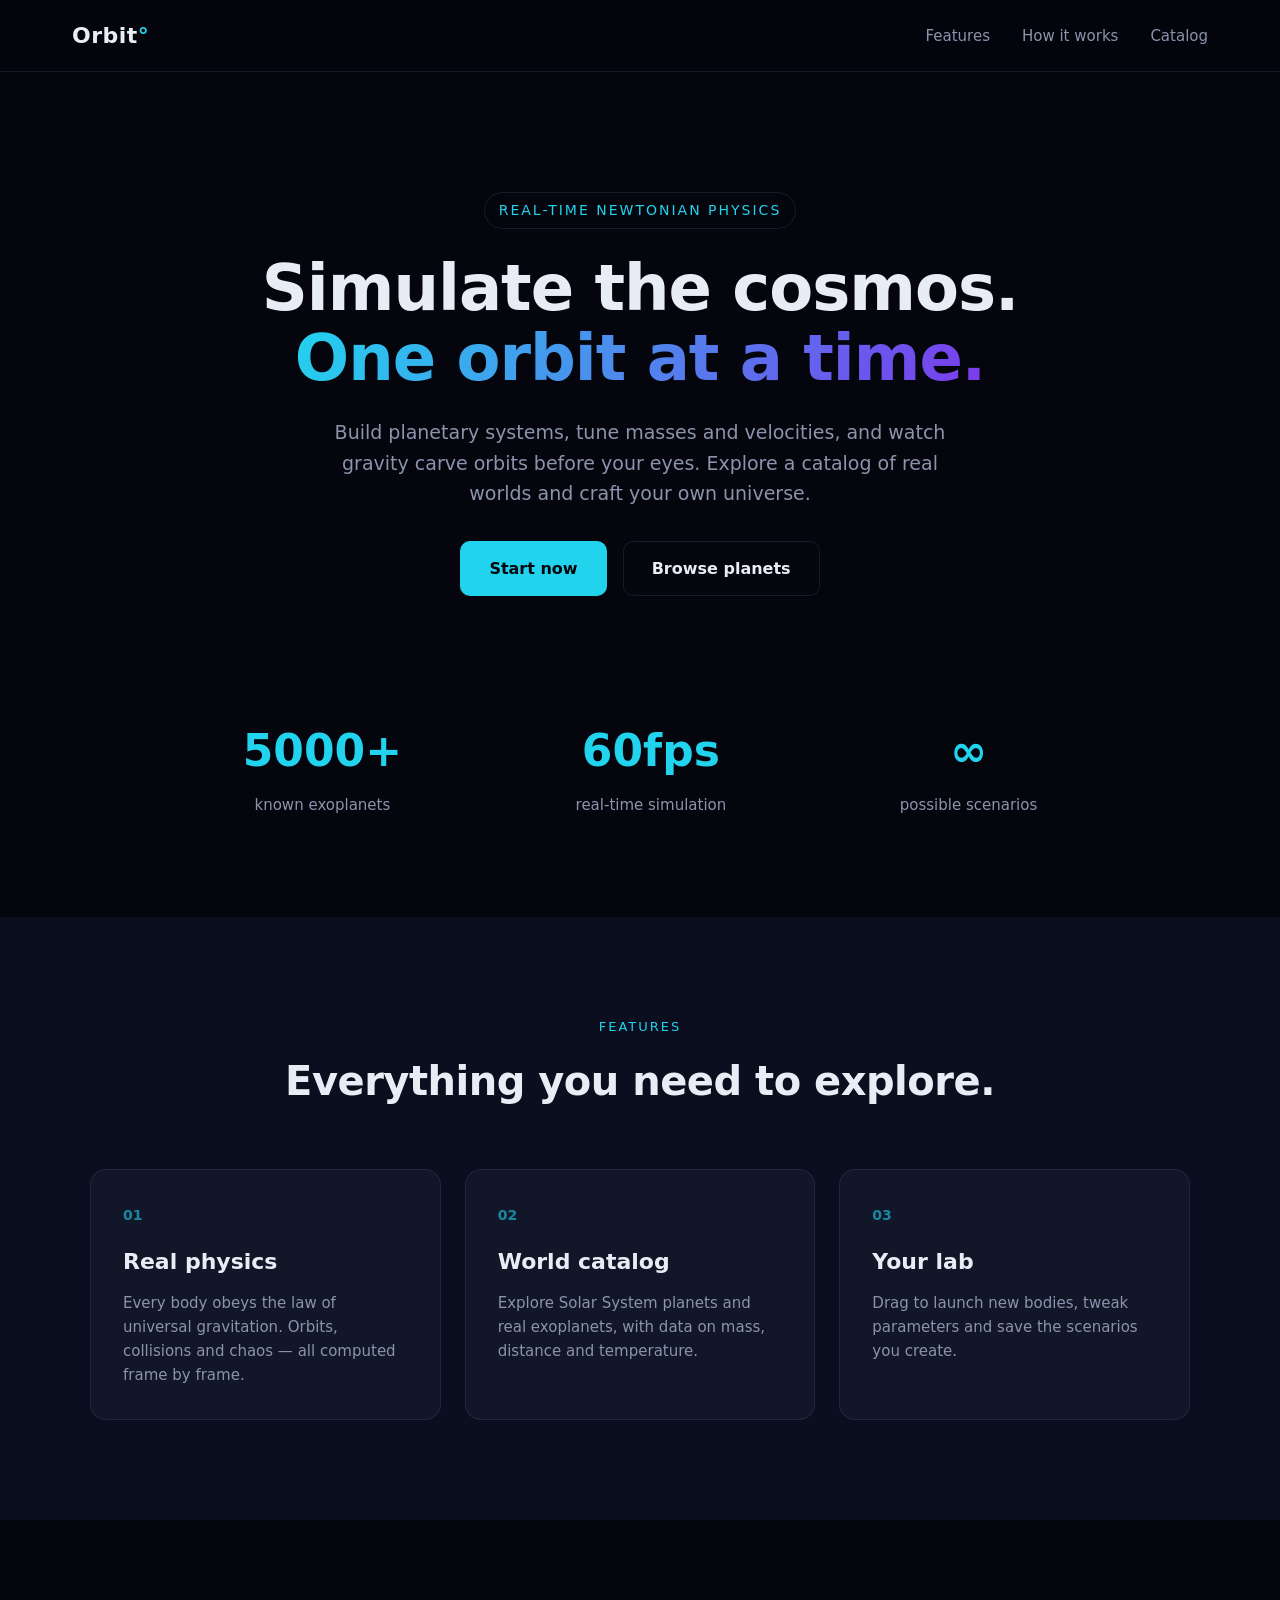
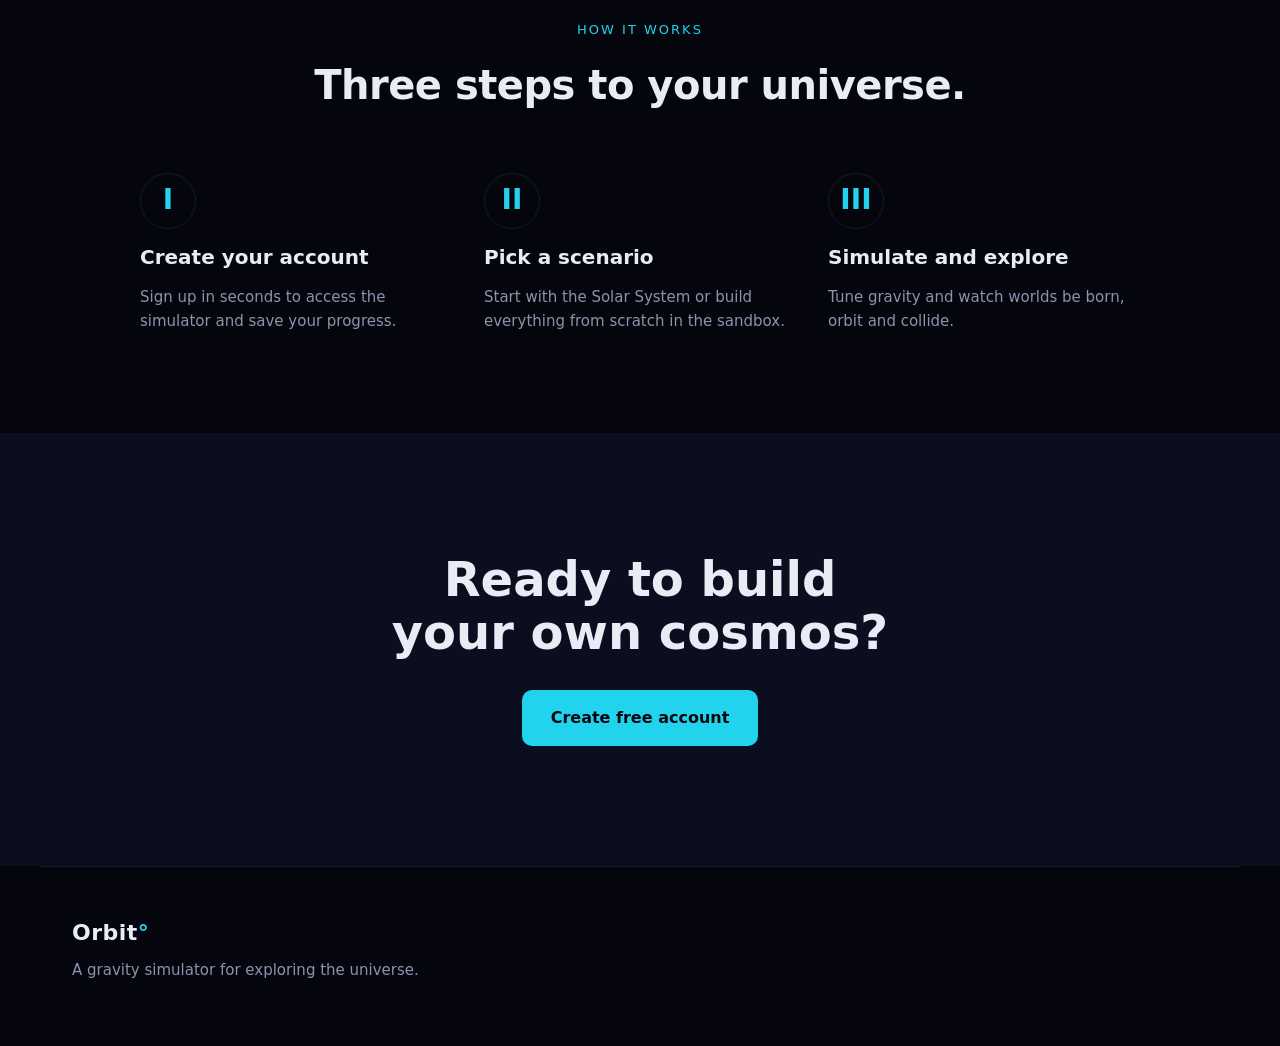
<file: index.html>
<!DOCTYPE html>
<html lang="en">
<head>
    <meta charset="UTF-8">
    <meta name="viewport" content="width=device-width, initial-scale=1.0">
    <title>Orbit — Gravity Simulator</title>
    <link rel="stylesheet" href="css/style.css">
    <link rel="stylesheet" href="css/landing.css">
</head>
<body>
    <header class="header">
        <nav class="nav">
            <a href="index.html" class="logo">Orbit<span>°</span></a>

            <ul class="nav-links">
                <li><a href="#features">Features</a></li>
                <li><a href="#how-it-works">How it works</a></li>
                <li><a href="catalog.html">Catalog</a></li>
            </ul>
        </nav>
    </header>
    <main>
        <section class="hero">
            <p class="hero-eyebrow">Real-time Newtonian physics</p>
            <h1 class="hero-title">
                Simulate the cosmos.<br>
                <span class="highlight">One orbit at a time.</span>
            </h1>
            <p class="hero-description">
                Build planetary systems, tune masses and velocities, and watch
                gravity carve orbits before your eyes. Explore a catalog of real
                worlds and craft your own universe.
            </p>
            <div class="hero-actions">
                <a href="register.html" class="btn btn-primary btn-large">Start now</a>
                <a href="catalog.html" class="btn btn-ghost btn-large">Browse planets</a>
            </div>
        </section>
          <section class="stats">
            <div class="stat">
                <span class="stat-number">5000+</span>
                <span class="stat-label">known exoplanets</span>
            </div>
            <div class="stat">
                <span class="stat-number">60fps</span>
                <span class="stat-label">real-time simulation</span>
            </div>
            <div class="stat">
                <span class="stat-number">∞</span>
                <span class="stat-label">possible scenarios</span>
            </div>
    </section>
    <section id="features" class="features">
        <span class="section-label">Features</span>
        <h2 class="section-title">Everything you need to explore.</h2>
        <div class="features-grid">
            <article class="card">
                <span class="card-number">01</span>
                <h3>Real physics</h3>
                <p>Every body obeys the law of universal gravitation. Orbits,
                collisions and chaos — all computed frame by frame.</p>
            </article>

            <article class="card">
            <span class="card-number">02</span>
                <h3>World catalog</h3>
                <p>Explore Solar System planets and real exoplanets, with data
                on mass, distance and temperature.</p>
            </article>

            <article class="card">
                <span class="card-number">03</span>
                <h3>Your lab</h3>
                <p>Drag to launch new bodies, tweak parameters and save the
             scenarios you create.</p>
        </article>
        </div>
    </section>
    <section id="how-it-works" class="how-it-works">
      <span class="section-label">How it works</span>
      <h2 class="section-title">Three steps to your universe.</h2>

      <ol class="steps">
        <li class="step">
          <span class="step-num">I</span>
          <h3>Create your account</h3>
          <p>Sign up in seconds to access the simulator and save your progress.</p>
        </li>
        <li class="step">
          <span class="step-num">II</span>
          <h3>Pick a scenario</h3>
          <p>Start with the Solar System or build everything from scratch in the sandbox.</p>
        </li>
        <li class="step">
          <span class="step-num">III</span>
          <h3>Simulate and explore</h3>
          <p>Tune gravity and watch worlds be born, orbit and collide.</p>
        </li>
      </ol>
    </section>
    <section class="cta-final">
      <h2>Ready to build<br>your own cosmos?</h2>
      <a href="register.html" class="btn btn-primary btn-large">Create free account</a>
    </section>
    </main>

    <footer class="footer">
        <div class="footer-top">
            <a href="index.html" class="logo">Orbit<span>°</span></a>
      <p>A gravity simulator for exploring the universe.</p>
    </div>
  </footer>
</body>
</html>
</file>
<file: css/style.css>
/* ===== VARIABLES: the cosmic palette in one place ===== */
:root {
  --space-black: #05060d;       /* main background, near black */
  --night-blue: #0a0e1f;        /* alternating section background */
  --surface: #111629;           /* card background */
  --cyan: #22d3ee;              /* primary accent (nebula) */
  --cyan-soft: #67e8f9;         /* light accent */
  --nebula-purple: #7c3aed;     /* secondary accent */
  --text: #e8ecf5;             /* primary text */
  --text-muted: #8b93ad;       /* secondary, dimmed text */
  --border: rgba(120, 140, 200, 0.15);  /* subtle lines */
}

/* ===== RESET: clear margins, predictable box-sizing ===== */
* {
  margin: 0;
  padding: 0;
  box-sizing: border-box;   
}

/* ===== BASE ===== */
body {
  font-family: 'Segoe UI', system-ui, -apple-system, sans-serif;
  background: var(--space-black);
  color: var(--text);
  line-height: 1.6;
  -webkit-font-smoothing: antialiased;   
}

a { text-decoration: none; color: inherit; }
ul, ol { list-style: none; }

/* ===== NAVIGATION (shared across all pages) ===== */
.header {
  position: sticky;         
  top: 0;
  z-index: 100;
  background: rgba(5, 6, 13, 0.7);
  backdrop-filter: blur(12px);   
  border-bottom: 1px solid var(--border);
}

.nav {
  max-width: 1200px;
  margin: 0 auto;           
  padding: 18px 32px;
  display: flex;            
  align-items: center;
  justify-content: space-between;   
}

.logo {
  font-size: 22px;
  font-weight: 700;
  letter-spacing: 0.5px;
}
.logo span { color: var(--cyan); }   

/* Center nav links — flexbox again */
.nav-links {
  display: flex;
  gap: 32px;
}
.nav-links a {
  color: var(--text-muted);
  font-size: 15px;
  transition: color 0.2s;
}
.nav-links a:hover { color: var(--text); }

.nav-actions {
  display: flex;
  gap: 12px;
  align-items: center;
}

/* ===== BUTTONS (shared) ===== */
.btn {
  display: inline-block;
  padding: 10px 20px;
  border-radius: 10px;
  font-size: 15px;
  font-weight: 600;
  cursor: pointer;
  border: 1px solid transparent;
  transition: transform 0.15s, background 0.2s, box-shadow 0.2s;
}
.btn:hover { transform: translateY(-2px); }   

/* Primary button: filled with cyan glow */
.btn-primary {
  background: var(--cyan);
  color: var(--space-black);
}
.btn-primary:hover {
  background: var(--cyan-soft);
  box-shadow: 0 8px 24px rgba(34, 211, 238, 0.3);   
}

/* Ghost button: outlined, transparent */
.btn-ghost {
  background: transparent;
  color: var(--text);
  border-color: var(--border);
}
.btn-ghost:hover {
  border-color: var(--cyan);
  color: var(--cyan);
}

/* Large variant for hero and CTA */
.btn-large {
  padding: 14px 28px;
  font-size: 16px;
}
</file>
<file: css/landing.css>
/* ===== HERO: first fold ===== */
.hero {
  max-width: 900px;
  margin: 0 auto;
  padding: 120px 32px 80px;
  text-align: center;
  display: flex;
  flex-direction: column;
  align-items: center;
  gap: 24px;
}

/* Small label above the title */
.hero-eyebrow {
  font-size: 14px;
  text-transform: uppercase;
  letter-spacing: 2px;
  color: var(--cyan);
  padding: 6px 14px;
  border: 1px solid var(--border);
  border-radius: 100px;
}

.hero-title {
  font-size: 64px;
  font-weight: 800;
  line-height: 1.1;
  letter-spacing: -1px;
}
/* The second line gets the cosmic gradient */
.hero-title .highlight {
  background: linear-gradient(120deg, var(--cyan), var(--nebula-purple));
  -webkit-background-clip: text;
  -webkit-text-fill-color: transparent;
  background-clip: text;
}

.hero-description {
  font-size: 19px;
  color: var(--text-muted);
  max-width: 620px;
}

.hero-actions {
  display: flex;
  gap: 16px;
  margin-top: 8px;
}

/* ===== STATS ===== */
.stats {
  max-width: 1000px;
  margin: 0 auto;
  padding: 40px 32px 100px;
  display: flex;
  justify-content: space-around;
  gap: 32px;
  flex-wrap: wrap;
}
.stat {
  display: flex;
  flex-direction: column;
  align-items: center;
  gap: 6px;
}
.stat-number {
  font-size: 44px;
  font-weight: 800;
  color: var(--cyan);
}
.stat-label {
  font-size: 15px;
  color: var(--text-muted);
}

/* ===== SHARED SECTION HELPERS ===== */
.section-label {
  display: block;
  text-align: center;
  font-size: 13px;
  text-transform: uppercase;
  letter-spacing: 2px;
  color: var(--cyan);
  margin-bottom: 12px;
}
.section-title {
  text-align: center;
  font-size: 40px;
  font-weight: 700;
  letter-spacing: -0.5px;
  margin-bottom: 56px;
}

/* ===== FEATURES ===== */
.features {
  background: var(--night-blue);
  padding: 100px 32px;
}
.features-grid {
  max-width: 1100px;
  margin: 0 auto;
  display: flex;
  gap: 24px;
  flex-wrap: wrap;
  justify-content: center;
}
.card {
  flex: 1;
  min-width: 280px;
  background: var(--surface);
  border: 1px solid var(--border);
  border-radius: 16px;
  padding: 32px;
  transition: transform 0.2s, border-color 0.2s;
}
.card:hover {
  transform: translateY(-6px);
  border-color: var(--cyan);
}
.card-number {
  font-size: 14px;
  font-weight: 700;
  color: var(--cyan);
  opacity: 0.6;
}
.card h3 {
  font-size: 22px;
  margin: 16px 0 12px;
}
.card p {
  color: var(--text-muted);
  font-size: 15px;
}

/* ===== HOW IT WORKS ===== */
.how-it-works {
  padding: 100px 32px;
}
.steps {
  max-width: 1000px;
  margin: 0 auto;
  display: flex;
  gap: 32px;
  flex-wrap: wrap;
  justify-content: center;
}
.step {
  flex: 1;
  min-width: 260px;
  display: flex;
  flex-direction: column;
  gap: 12px;
}
.step-num {
  font-size: 28px;
  font-weight: 800;
  color: var(--cyan);
  width: 56px;
  height: 56px;
  display: flex;          
  align-items: center;
  justify-content: center;
  border: 1px solid var(--border);
  border-radius: 50%;
}
.step h3 { font-size: 20px; }
.step p { color: var(--text-muted); font-size: 15px; }

/* ===== FINAL CTA ===== */
.cta-final {
  background: var(--night-blue);
  padding: 120px 32px;
  text-align: center;
  display: flex;
  flex-direction: column;
  align-items: center;
  gap: 32px;
}
.cta-final h2 {
  font-size: 48px;
  font-weight: 800;
  line-height: 1.1;
}

/* ===== FOOTER ===== */
.footer {
  border-top: 1px solid var(--border);
  padding: 48px 32px 32px;
  max-width: 1200px;
  margin: 0 auto;
}
.footer-top {
  display: flex;
  flex-direction: column;
  gap: 8px;
  margin-bottom: 32px;
}
.footer-top p { color: var(--text-muted); font-size: 15px; }
.footer-bottom {
  display: flex;
  justify-content: space-between;
  padding-top: 24px;
  border-top: 1px solid var(--border);
  color: var(--text-muted);
  font-size: 14px;
}
</file>
